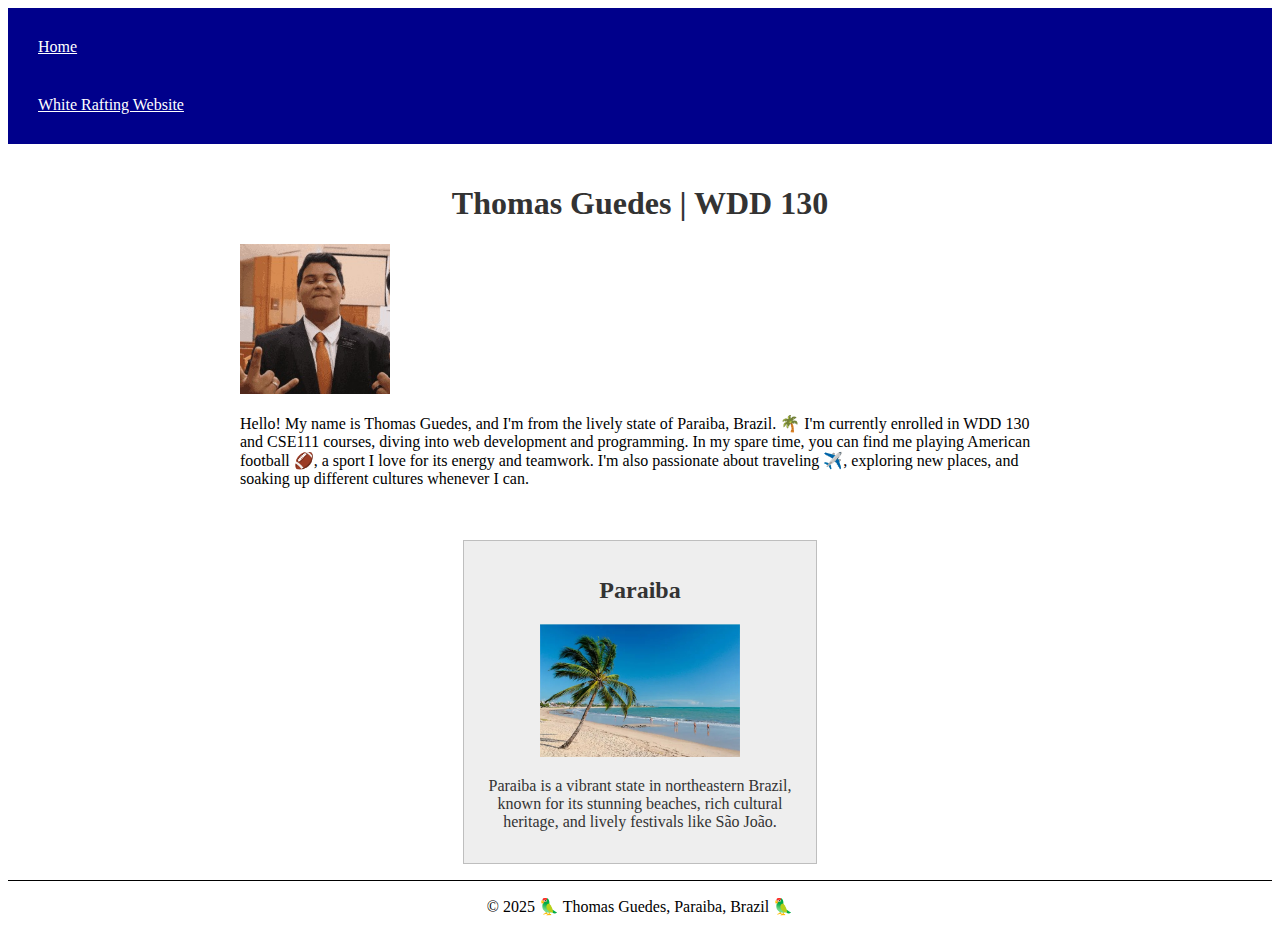
<file: index.html>
<!DOCTYPE html>
<html lang="en">
<head>
    <meta charset="UTF-8">
    <meta name="viewport" content="width=device-width, initial-scale=1.0">
    <meta name="description" content="Thomas Guedes' WDD 130 portfolio showcasing web development projects.">
    <meta name="author" content="Thomas Guedes">
    <title>Thomas Guedes | WDD 130</title>
    <link rel="stylesheet" href="styles/styles.css">
</head>
<body>
    <header>
        <nav>
            <a href="#">Home</a>
            <a href="wwr/">White Rafting Website</a>
        </nav>
    </header>
    <main>
        <h1>Thomas Guedes | WDD 130</h1>
        <img src="images/profile.jpeg" alt="Profile Picture">
        <p>Hello! My name is Thomas Guedes, and I'm from the lively state of Paraiba, Brazil. 🌴
            I'm currently enrolled in WDD 130 and CSE111 courses, diving into web development and programming.
            In my spare time, you can find me playing American football 🏈, a sport I love for its energy and teamwork. 
            I'm also passionate about traveling ✈️, exploring new places, and soaking up different cultures whenever I can.</p>
    </main>
    <aside>
        <h2>Paraiba</h2>
        <img src="images/paraiba.jpg" alt="Paraiba Landscape">
        <p>Paraiba is a vibrant state in northeastern Brazil, known for its stunning beaches, rich cultural heritage, and lively festivals like São João.</p>
    </aside>
    <footer>
        <p>© 2025 🦜 Thomas Guedes, Paraiba, Brazil 🦜</p>
    </footer>
</body>
</html>
</file>
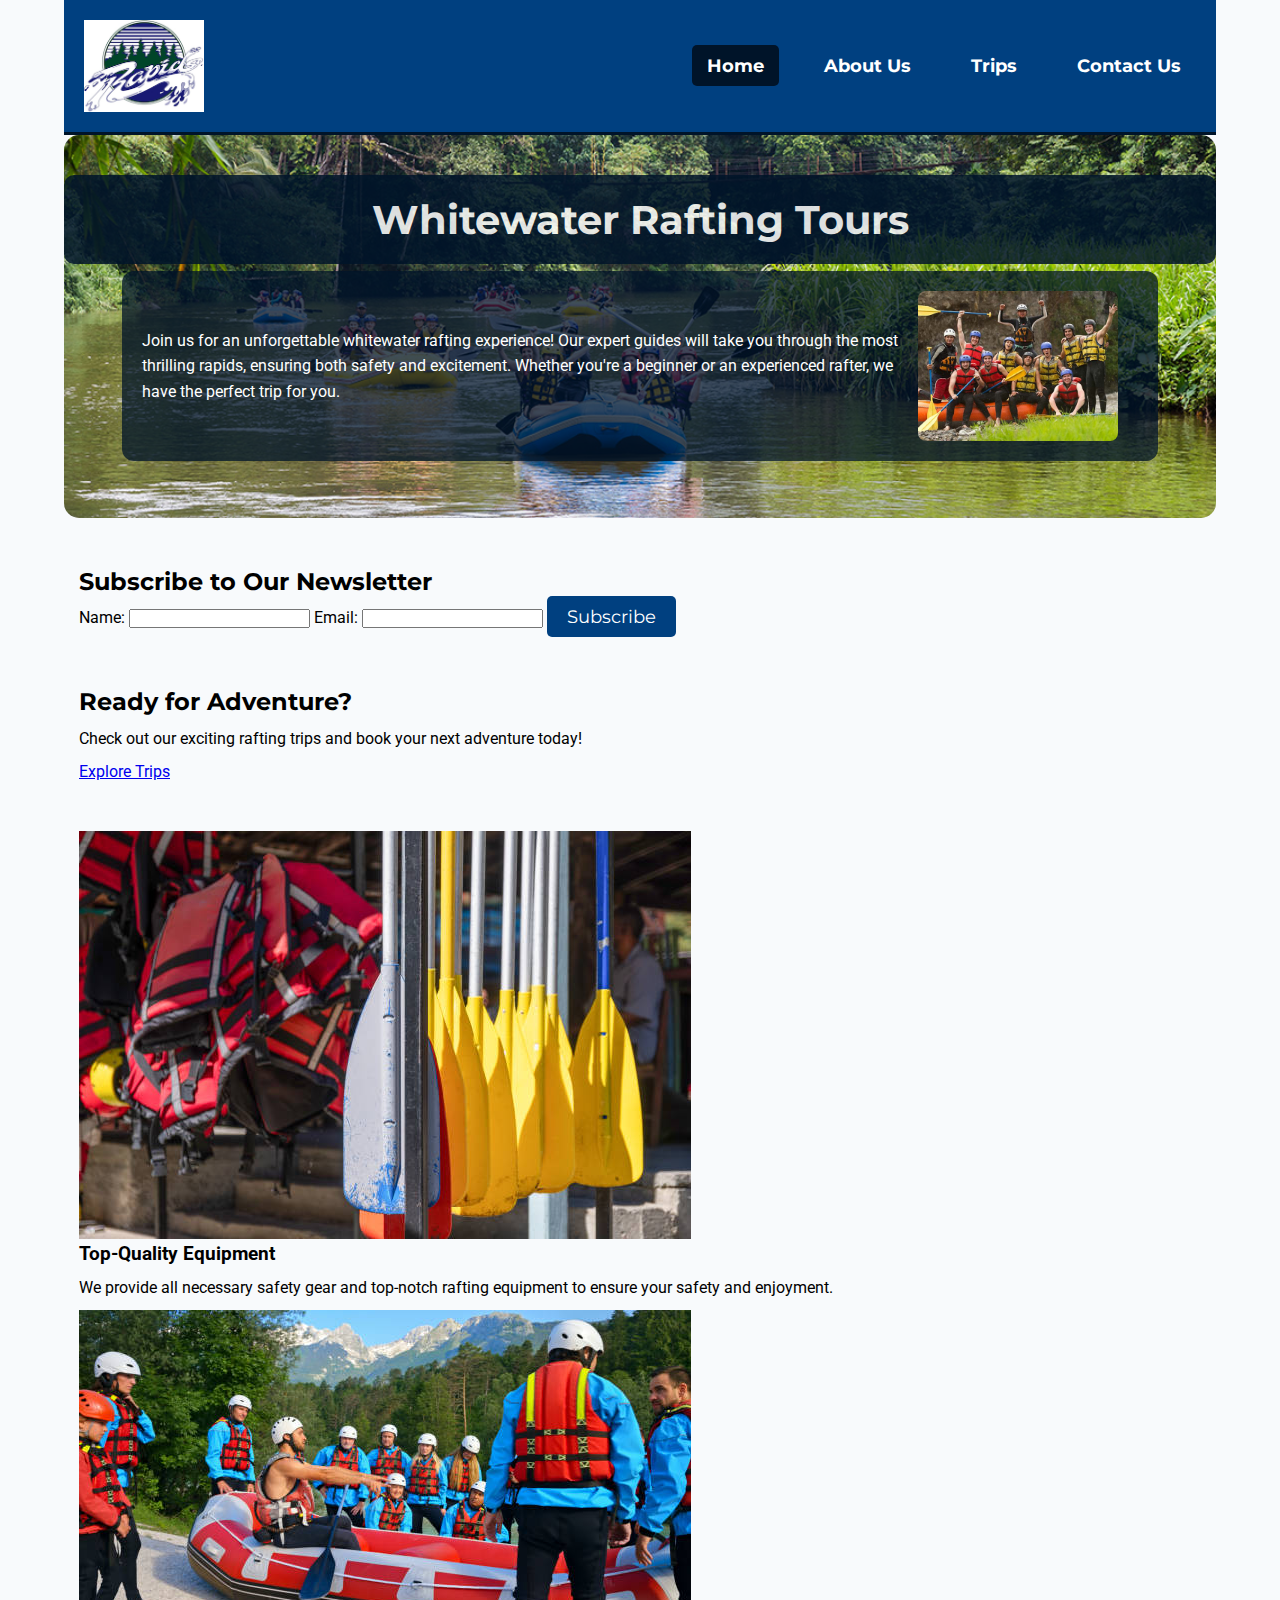
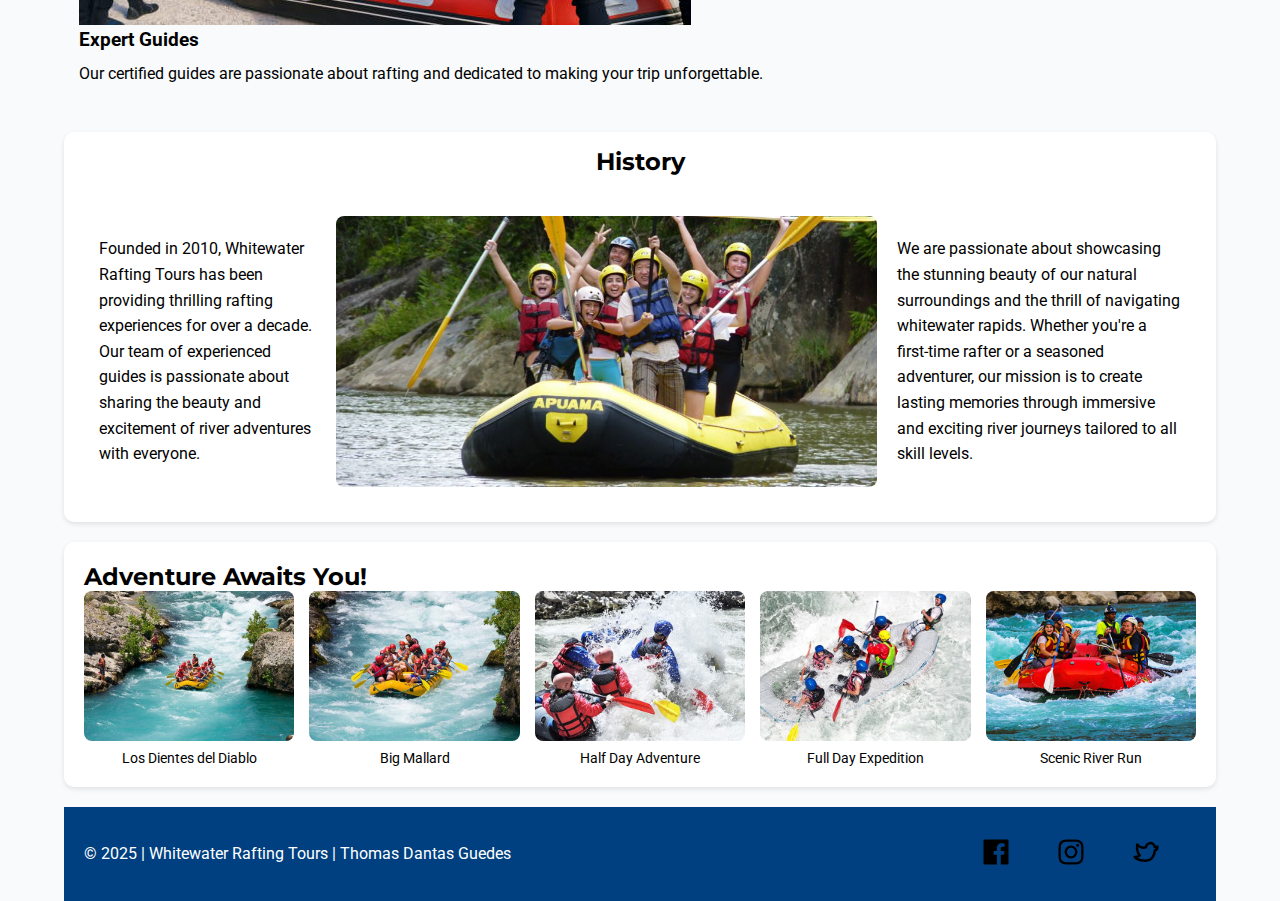
<file: wwr/index.html>
<!DOCTYPE html>
<html lang="en">
<head>
    <meta charset="UTF-8"> 
    <meta name="viewport" content="width=device-width, initial-scale=1" >
    <title>Whitewater Rafting Tours</title>
    <meta name="description" content="Explore the best whitewater rafting tours with our expert guides. Experience thrilling adventures on the river." >
    <meta name="author" content="Thomas Dantas Guedes">
    <link rel="stylesheet" href="styles/rafting.css" >
    <link rel="preconnect" href="https://fonts.googleapis.com" >
    <link rel="preconnect" href="https://fonts.gstatic.com" crossorigin >
    <link href="https://fonts.googleapis.com/css2?family=Montserrat:wght@400;700&family=Roboto:ital,wght@0,400;1,400&display=swap" rel="stylesheet" >
</head>
<body>
    <header>
        <img src="images/logo.jpg" alt="Whitewater Rafting Tours Logo" class="logo" >
        <nav>
            <a href="index.html" aria-current="page">Home</a>
            <a href="about.html">About Us</a>
            <a href="trips.html">Trips</a>
            <a href="contact.html">Contact Us</a>
        </nav>
    </header>
    <main>
        <div class="hero">
            <img src="images/raftingheroimage.jpg" alt="Group rafting through thrilling whitewater rapids" >
            <h1>Whitewater Rafting Tours</h1>
            <article>
                <img src="images/happyclient.jpg" alt="Happy client enjoying a rafting trip" >
                <p>Join us for an unforgettable whitewater rafting experience! Our expert guides will take you through the most thrilling rapids, ensuring both safety and excitement. Whether you're a beginner or an experienced rafter, we have the perfect trip for you.</p>
            </article>
        </div>

        
        <section class="newsletter">
            <h2>Subscribe to Our Newsletter</h2>
            <form action="#" method="post" class="newsletter-form">
                <label for="newsletter-name">Name:</label>
                <input type="text" id="newsletter-name" name="newsletter-name" required >

                <label for="newsletter-email">Email:</label>
                <input type="email" id="newsletter-email" name="newsletter-email" required >

                <button type="submit" class="submit-button">Subscribe</button>
            </form>
        </section>

       
        <section class="call-to-action">
            <h2>Ready for Adventure?</h2>
            <p>Check out our exciting rafting trips and book your next adventure today!</p>
            <a href="trips.html" class="btn">Explore Trips</a>
        </section>

        
        <section class="info-grid">
            <div class="grid-item">
                <img src="images/raftingequip.jpg" alt="Rafting equipment and gear" loading="lazy" >
                <h3>Top-Quality Equipment</h3>
                <p>We provide all necessary safety gear and top-notch rafting equipment to ensure your safety and enjoyment.</p>
            </div>
            <div class="grid-item">
                <img src="images/guides.jpg" alt="Expert rafting guides" loading="lazy" >
                <h3>Expert Guides</h3>
                <p>Our certified guides are passionate about rafting and dedicated to making your trip unforgettable.</p>
            </div>
        </section>

        <section class="history">
            <h2>History</h2>
            <div class="history-content">
                <p>Founded in 2010, Whitewater Rafting Tours has been providing thrilling rafting experiences for over a decade. Our team of experienced guides is passionate about sharing the beauty and excitement of river adventures with everyone.</p>
                <img src="images/earlydays.jpg" alt="Early days of Whitewater Rafting Tours guiding a group" loading="lazy" >
                <p>We are passionate about showcasing the stunning beauty of our natural surroundings and the thrill of navigating whitewater rapids. Whether you're a first-time rafter or a seasoned adventurer, our mission is to create lasting memories through immersive and exciting river journeys tailored to all skill levels.</p>
            </div>
        </section>

        <section class="adventure">
            <h2>Adventure Awaits You!</h2>
            <div class="gallery">
                <figure>
                    <img src="images/adventure1.jpg" alt="Group rafting through Los Dientes del Diablo rapids" loading="lazy" >
                    <figcaption>Los Dientes del Diablo</figcaption>
                </figure>
                <figure>
                    <img src="images/adventure2.jpg" alt="Raft navigating Big Mallard rapid" loading="lazy" >
                    <figcaption>Big Mallard</figcaption>
                </figure>
                <figure>
                    <img src="images/adventure3.jpg" alt="Smiling adventurers on Half Day Adventure trip" loading="lazy" >
                    <figcaption>Half Day Adventure</figcaption>
                </figure>
                <figure>
                    <img src="images/adventure4.jpg" alt="Raft team in Full Day Expedition" loading="lazy" >
                    <figcaption>Full Day Expedition</figcaption>
                </figure>
                <figure>
                    <img src="images/adventure5.jpg" alt="Scenic River Run through lush forest" loading="lazy" >
                    <figcaption>Scenic River Run</figcaption>
                </figure>
            </div>
        </section>
    </main>
    <footer>
        <p>&copy; 2025 | Whitewater Rafting Tours | Thomas Dantas Guedes</p>
        <nav class="socialmedia">
            <a href="https://www.facebook.com/WhitewaterRaftingTours" aria-label="Visit our Facebook page">
                <img src="images/facebook.svg" alt="Facebook Icon" >
            </a>
            <a href="https://www.instagram.com/WhitewaterRaftingTours" aria-label="Visit our Instagram page">
                <img src="images/instagram.svg" alt="Instagram Icon" >
            </a>
            <a href="https://www.twitter.com/WhitewaterRaftingTours" aria-label="Visit our Twitter page">
                <img src="images/twitter.svg" alt="Twitter Icon" >
            </a>
        </nav>
    </footer>
</body>
</html>
</file>
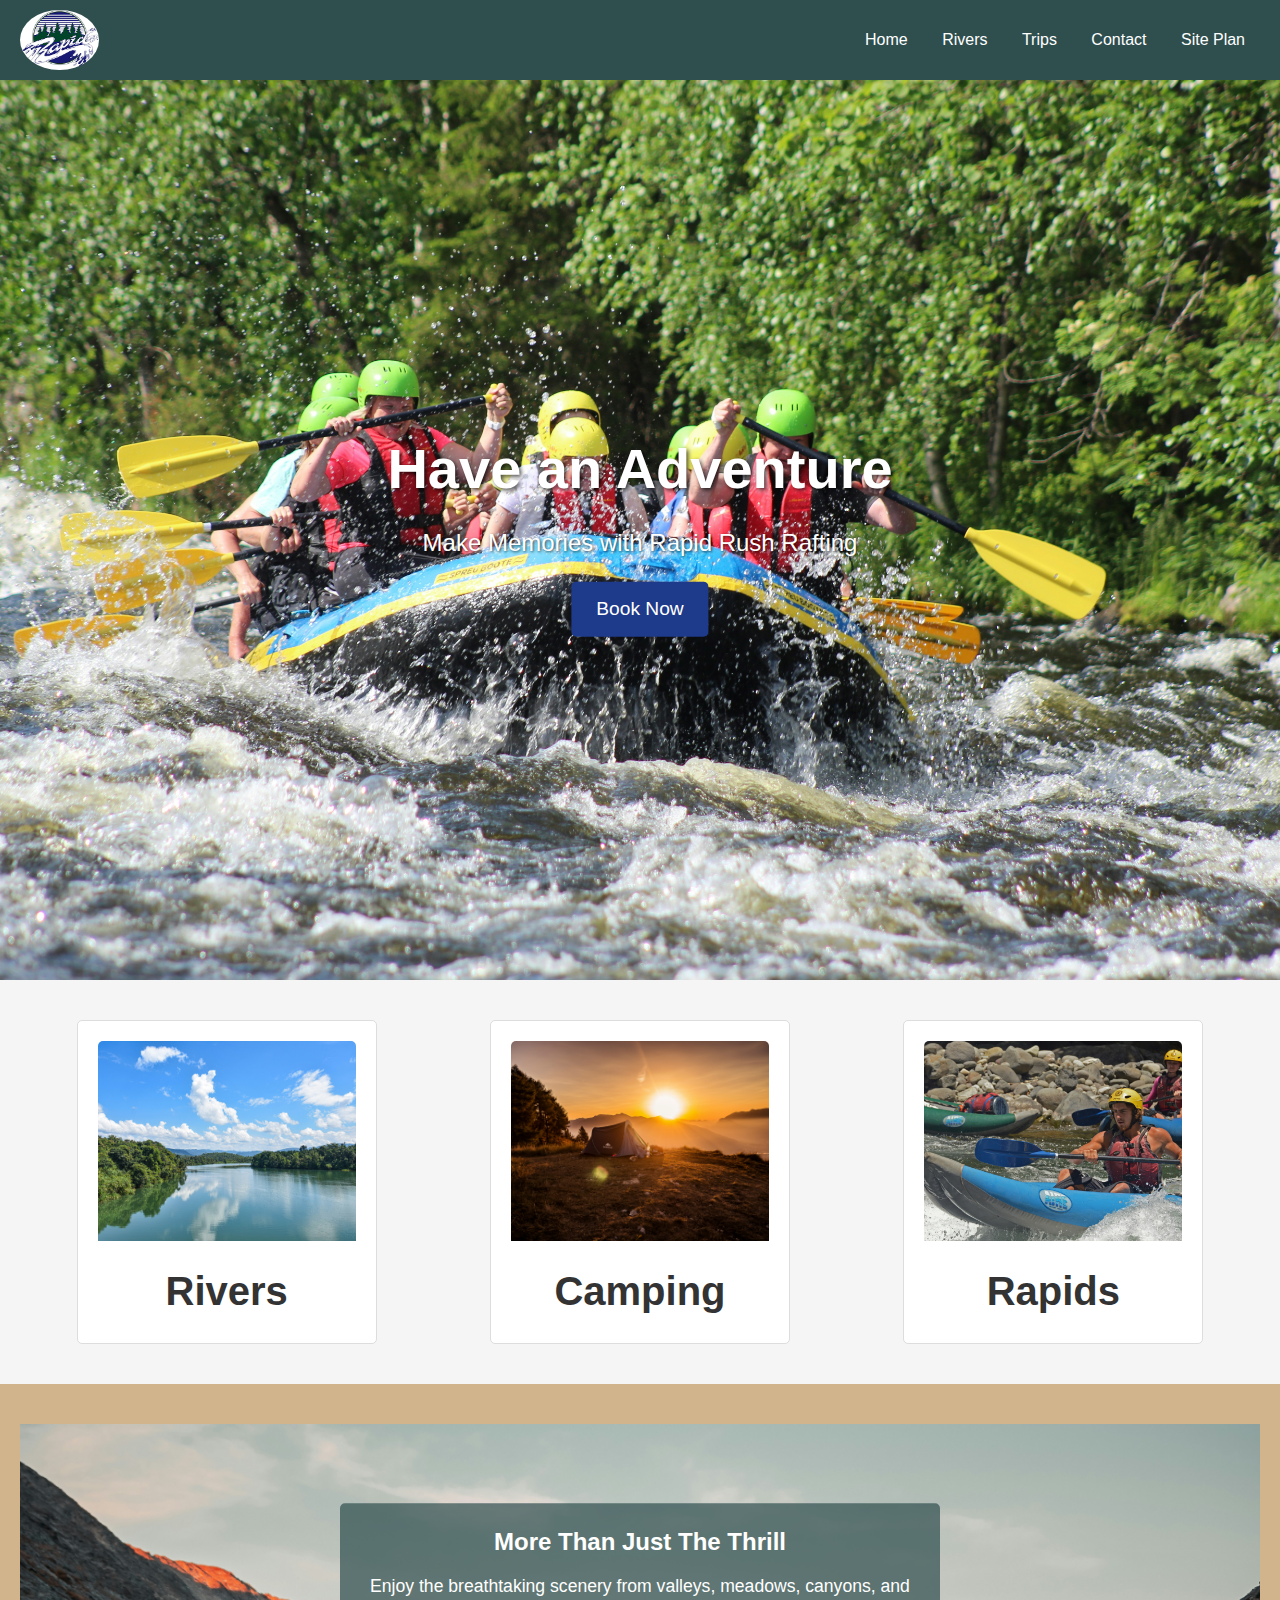
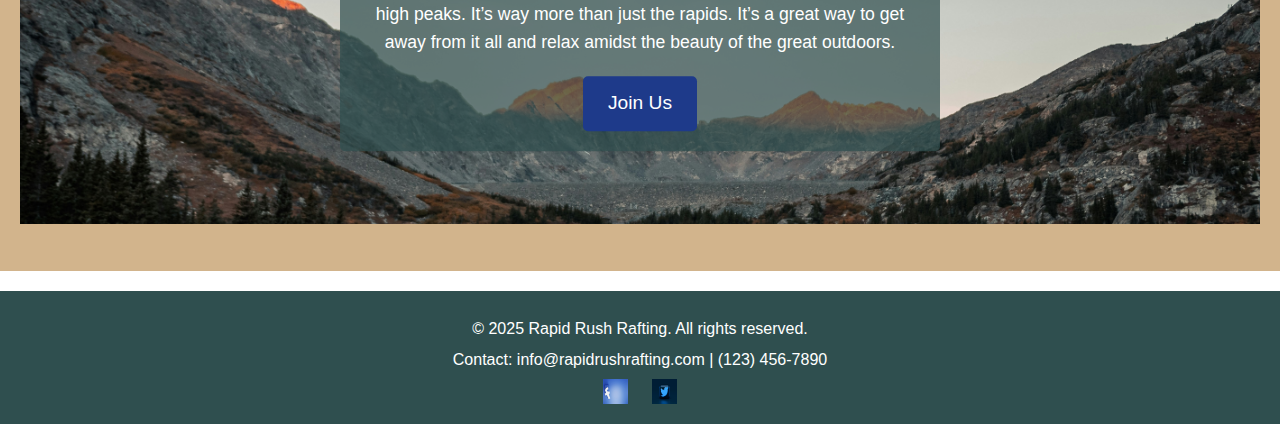
<file: week03/wireframe.html>
<!DOCTYPE html>
<html lang="en">
<head><!-- Colors URL: https://coolors.co/1e3a8a-ffffff-2f4f4f-d6b88f -->
    <meta charset="UTF-8">
    <meta name="viewport" content="width=device-width, initial-scale=1.0">
    <title>Rapid Rush Rafting - Home</title>
    <link rel="stylesheet" href="styles.css">
</head>
<body>
    <header>
        <img src="images/Raftinghome.jpg" alt="Rapid Rush Rafting Logo">
        <nav>
            <a href="wireframe.html">Home</a>
            <a href="https://unsplash.com/pt-br/s/fotografias/rivers">Rivers</a>
            <a href="https://unsplash.com/pt-br/s/fotografias/trips">Trips</a>
            <a href="https://info.byu.edu/contact-us">Contact</a>
            <a href="site_plan.html">Site Plan</a>
        </nav>
    </header>
    <main>
        <section class="hero">
            <img src="images/Rafting1.jpg" alt="Rafting Adventure">
            <div class="hero-text">
                <h1>Have an Adventure</h1>
                <p>Make Memories with Rapid Rush Rafting</p>
                <a href="https://unsplash.com/pt-br/s/fotografias/trips" class="cta-button">Book Now</a>
            </div>
        </section>
        <section class="highlights">
            <article>
                <img src="images/Rivers.jpg" alt="Rivers">
                
                <h3>Rivers</h3>
            </article>
            <article>
                <img src="images/Camping.jpg" alt="Camping">
                
                <h3>Camping</h3>
            </article>
            <article>
                <img src="images/Rafting7.jpg" alt="Rapids">
                
                <h3>Rapids</h3>
            </article>
        </section>
        <section class="appeal">
            <img src="images/Mountain Scenery.jpg" alt="Mountain Scenery">
            <div class="appeal-text">
                <h2>More Than Just The Thrill</h2>
                <p>Enjoy the breathtaking scenery from valleys, meadows, canyons, and high peaks. It’s way more than just the rapids. It’s a great way to get away from it all and relax amidst the beauty of the great outdoors.</p>
                <a href="contact.html" class="cta-button">Join Us</a>
            </div>
        </section>
    </main>
    <footer>
        <p>© 2025 Rapid Rush Rafting. All rights reserved.</p>
        <p>Contact: info@rapidrushrafting.com | (123) 456-7890</p>
        <a href="https://facebook.com"><img src="images/facebook.jpg" alt="Facebook"></a>
        <a href="https://twitter.com"><img src="images/twitter.jpg" alt="Twitter"></a>
    </footer>
</body>
</html>
</file>
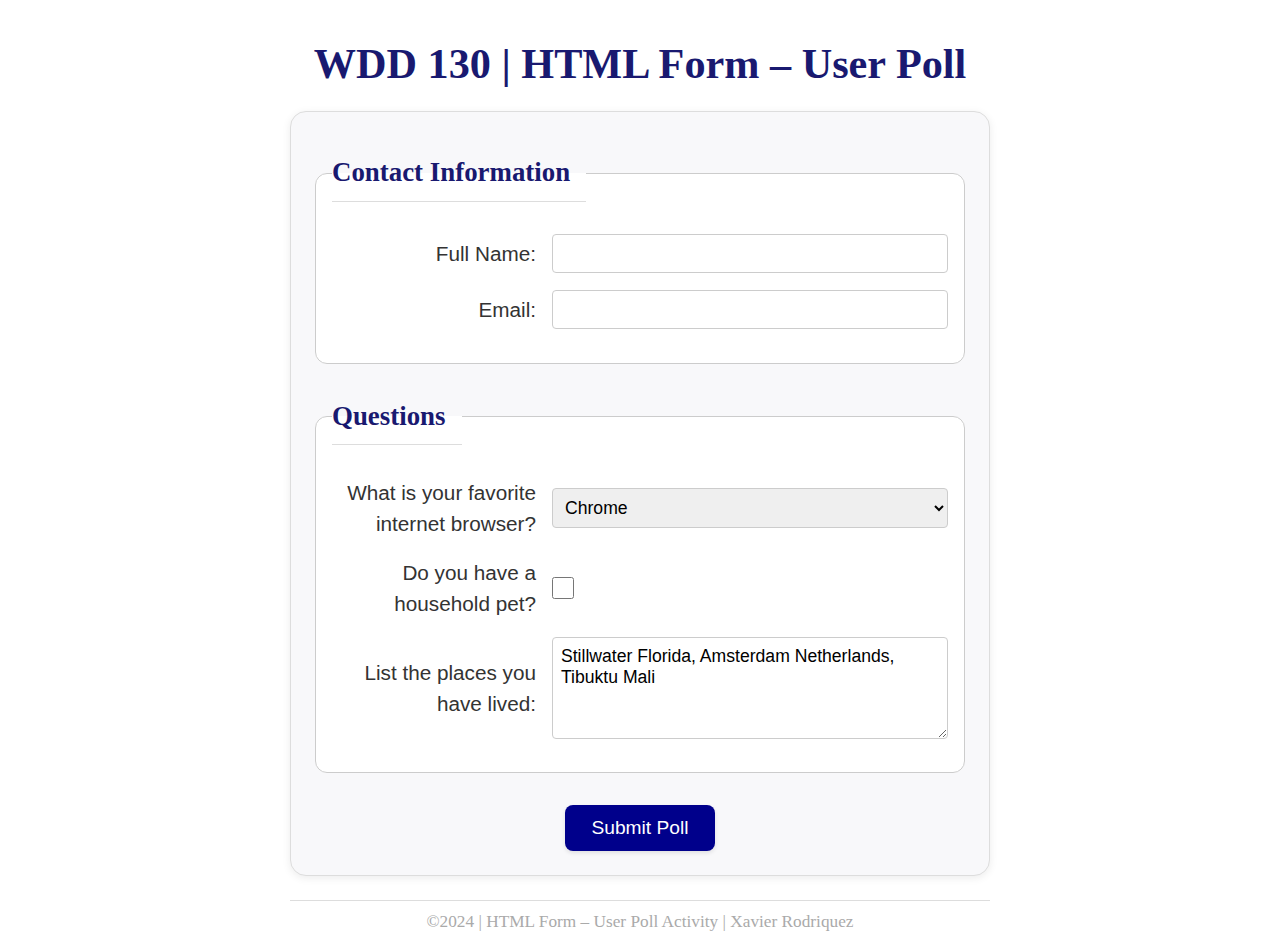
<file: week05/poll-form.html>
<!DOCTYPE html>
<html lang="en">
<head>
  <meta charset="UTF-8">
  <meta name="viewport" content="width=device-width, initial-scale=1.0">
  <title>WDD 130 | HTML Form - User Poll</title>
  <link rel="stylesheet" href="style.css">
</head>
<body>
  <main>
    <h1>WDD 130 | HTML Form – User Poll</h1>
    <form>
      <fieldset>
        <legend>Contact Information</legend>
        <div class="form-item">
          <label for="fullname">Full Name:</label>
          <input type="text" id="fullname" name="fullname" required>
        </div>
        <div class="form-item">
          <label for="email">Email:</label>
          <input type="email" id="email" name="email" required>
        </div>
      </fieldset>

      <fieldset>
        <legend>Questions</legend>
        <div class="form-item">
          <label for="browser">What is your favorite internet browser?</label>
          <select id="browser" name="browser">
            <option value="chrome">Chrome</option>
            <option value="firefox">Firefox</option>
            <option value="safari">Safari</option>
            <option value="edge">Edge</option>
            <option value="brave">Brave</option>
          </select>
        </div>
        <div class="form-item">
          <label for="pet">Do you have a household pet?</label>
          <input type="checkbox" id="pet" name="pet">
        </div>
        <div class="form-item">
          <label for="places">List the places you have lived:</label>
          <textarea id="places" name="places" rows="4">Stillwater Florida, Amsterdam Netherlands, Tibuktu Mali</textarea>
        </div>
      </fieldset>

      <button type="submit">Submit Poll</button>
    </form>
  </main>
  <footer>
    <p>©2024 | HTML Form – User Poll Activity | Xavier Rodriquez</p>
  </footer>
</body>
</html>
</file>
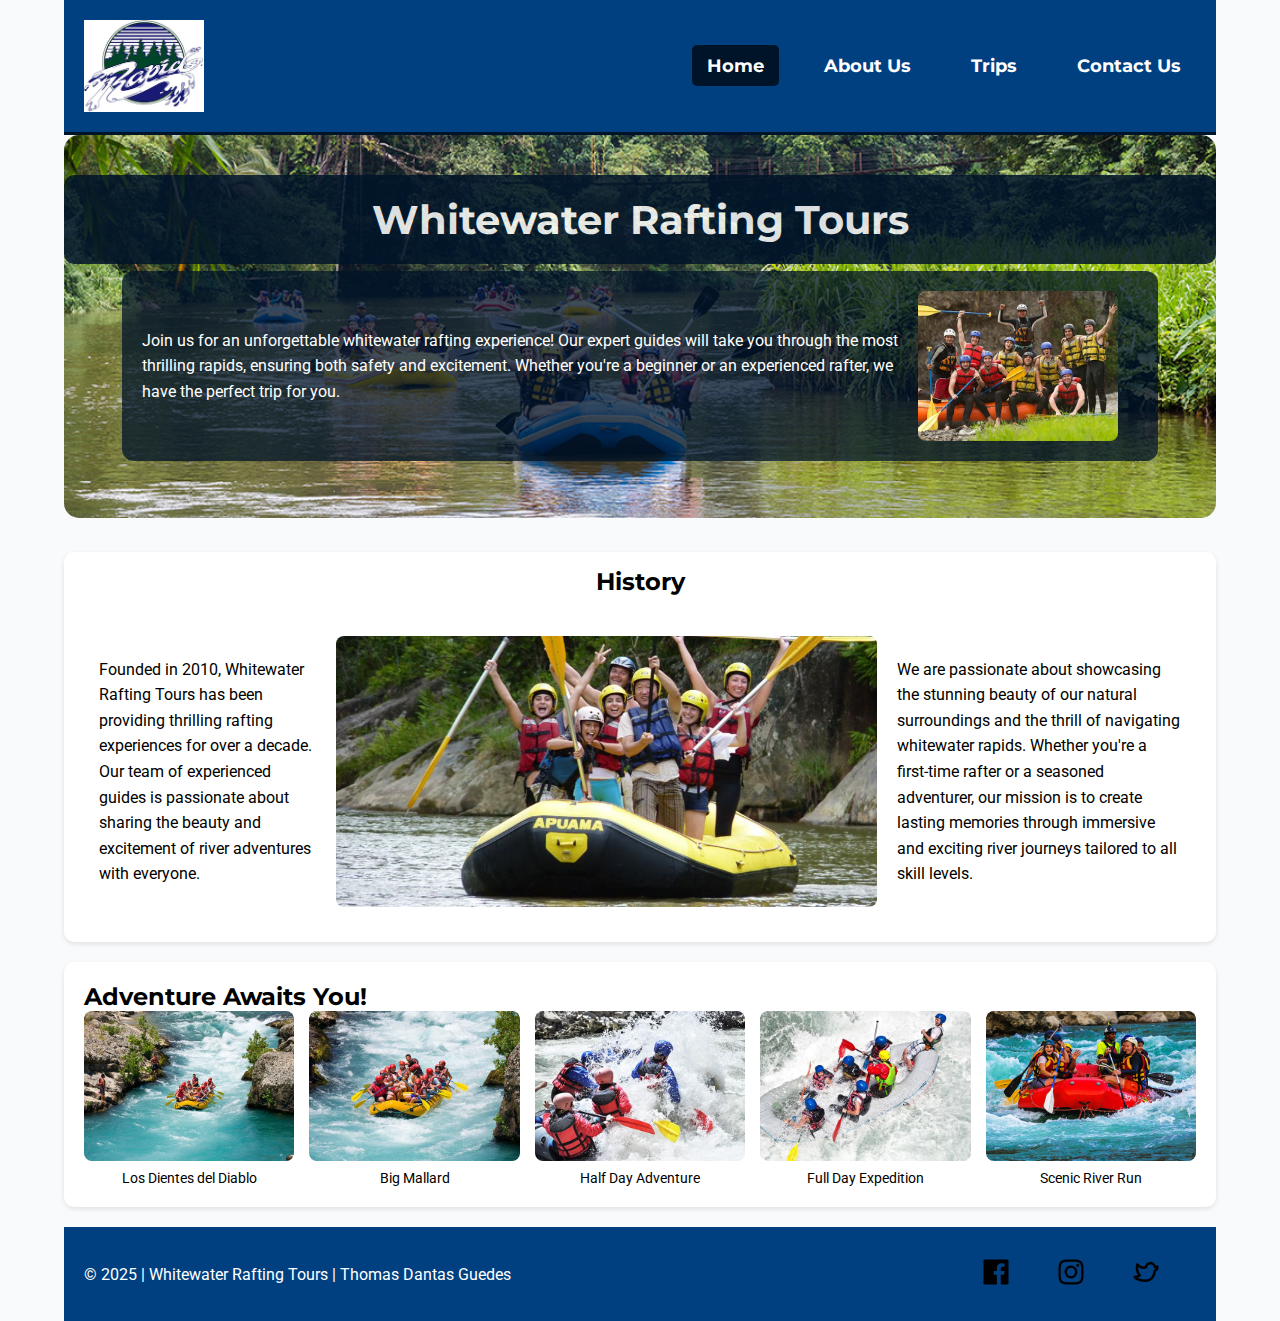
<file: wwr/about.html>
<!DOCTYPE html>
<html lang="en">
<head>
    <meta charset="UTF-8">
    <meta name="viewport" content="width=device-width, initial-scale=1.0">
    <title>Whitewater Rafting Tours</title>
    <meta name="description" content="Explore the best whitewater rafting tours with our expert guides. Experience thrilling adventures on the river.">
    <meta name="author" content="Thomas Dantas Guedes">
    <link rel="stylesheet" href="styles/rafting.css">
    <link rel="preconnect" href="https://fonts.googleapis.com">
    <link rel="preconnect" href="https://fonts.gstatic.com" crossorigin>
    <link href="https://fonts.googleapis.com/css2?family=Montserrat:wght@400;700&family=Roboto:ital,wght@0,400;1,400&display=swap" rel="stylesheet">
</head>
<body>
    <header>
        <img src="images/logo.jpg" alt="Whitewater Rafting Tours Logo" class="logo">
        <nav>
            <a href="index.html" aria-current="page">Home</a>
            <a href="about.html">About Us</a>
            <a href="trips.html">Trips</a>
            <a href="contact.html">Contact Us</a>
        </nav>
    </header>
    <main>
        <div class="hero">
            <img src="images/raftingheroimage.jpg" alt="Group rafting through thrilling whitewater rapids">
            <h1>Whitewater Rafting Tours</h1>
            <article>
                <img src="images/happyclient.jpg" alt="Happy client enjoying a rafting trip">
                <p>Join us for an unforgettable whitewater rafting experience! Our expert guides will take you through the most thrilling rapids, ensuring both safety and excitement. Whether you're a beginner or an experienced rafter, we have the perfect trip for you.</p>
            </article>
        </div>
        <section class="history">
            <h2>History</h2>
            <div class="history-content">
                <p>Founded in 2010, Whitewater Rafting Tours has been providing thrilling rafting experiences for over a decade. Our team of experienced guides is passionate about sharing the beauty and excitement of river adventures with everyone.</p>
                <img src="images/earlydays.jpg" alt="Early days of Whitewater Rafting Tours guiding a group" loading="lazy">
            <p>We are passionate about showcasing the stunning beauty of our natural surroundings and the thrill of navigating whitewater rapids. Whether you're a first-time rafter or a seasoned adventurer, our mission is to create lasting memories through immersive and exciting river journeys tailored to all skill levels.</p>
            </div>
        </section>
        <section class="adventure">
            <h2>Adventure Awaits You!</h2>
            <div class="gallery">
                <figure>
                    <img src="images/adventure1.jpg" alt="Group rafting through Los Dientes del Diablo rapids" loading="lazy">
                    <figcaption>Los Dientes del Diablo</figcaption>
                </figure>
                <figure>
                    <img src="images/adventure2.jpg" alt="Raft navigating Big Mallard rapid" loading="lazy">
                    <figcaption>Big Mallard</figcaption>
                </figure>
                <figure>
                    <img src="images/adventure3.jpg" alt="Smiling adventurers on Half Day Adventure trip" loading="lazy">
                    <figcaption>Half Day Adventure</figcaption>
                </figure>
                <figure>
                    <img src="images/adventure4.jpg" alt="Raft team in Full Day Expedition" loading="lazy">
                    <figcaption>Full Day Expedition</figcaption>
                </figure>
                <figure>
                    <img src="images/adventure5.jpg" alt="Scenic River Run through lush forest" loading="lazy">
                    <figcaption>Scenic River Run</figcaption>
                </figure>
            </div>
        </section>
    </main>
    <footer>
        <p>&copy; 2025 | Whitewater Rafting Tours | Thomas Dantas Guedes</p>
        <nav class="socialmedia">
            <a href="https://www.facebook.com/WhitewaterRaftingTours" aria-label="Visit our Facebook page">
                <img src="images/facebook.svg" alt="Facebook Icon">
            </a>
            <a href="https://www.instagram.com/WhitewaterRaftingTours" aria-label="Visit our Instagram page">
                <img src="images/instagram.svg" alt="Instagram Icon">
            </a>
            <a href="https://www.twitter.com/WhitewaterRaftingTours" aria-label="Visit our Twitter page">
                <img src="images/twitter.svg" alt="Twitter Icon">
            </a>
        </nav>
    </footer>
</body>
</html>
</file>
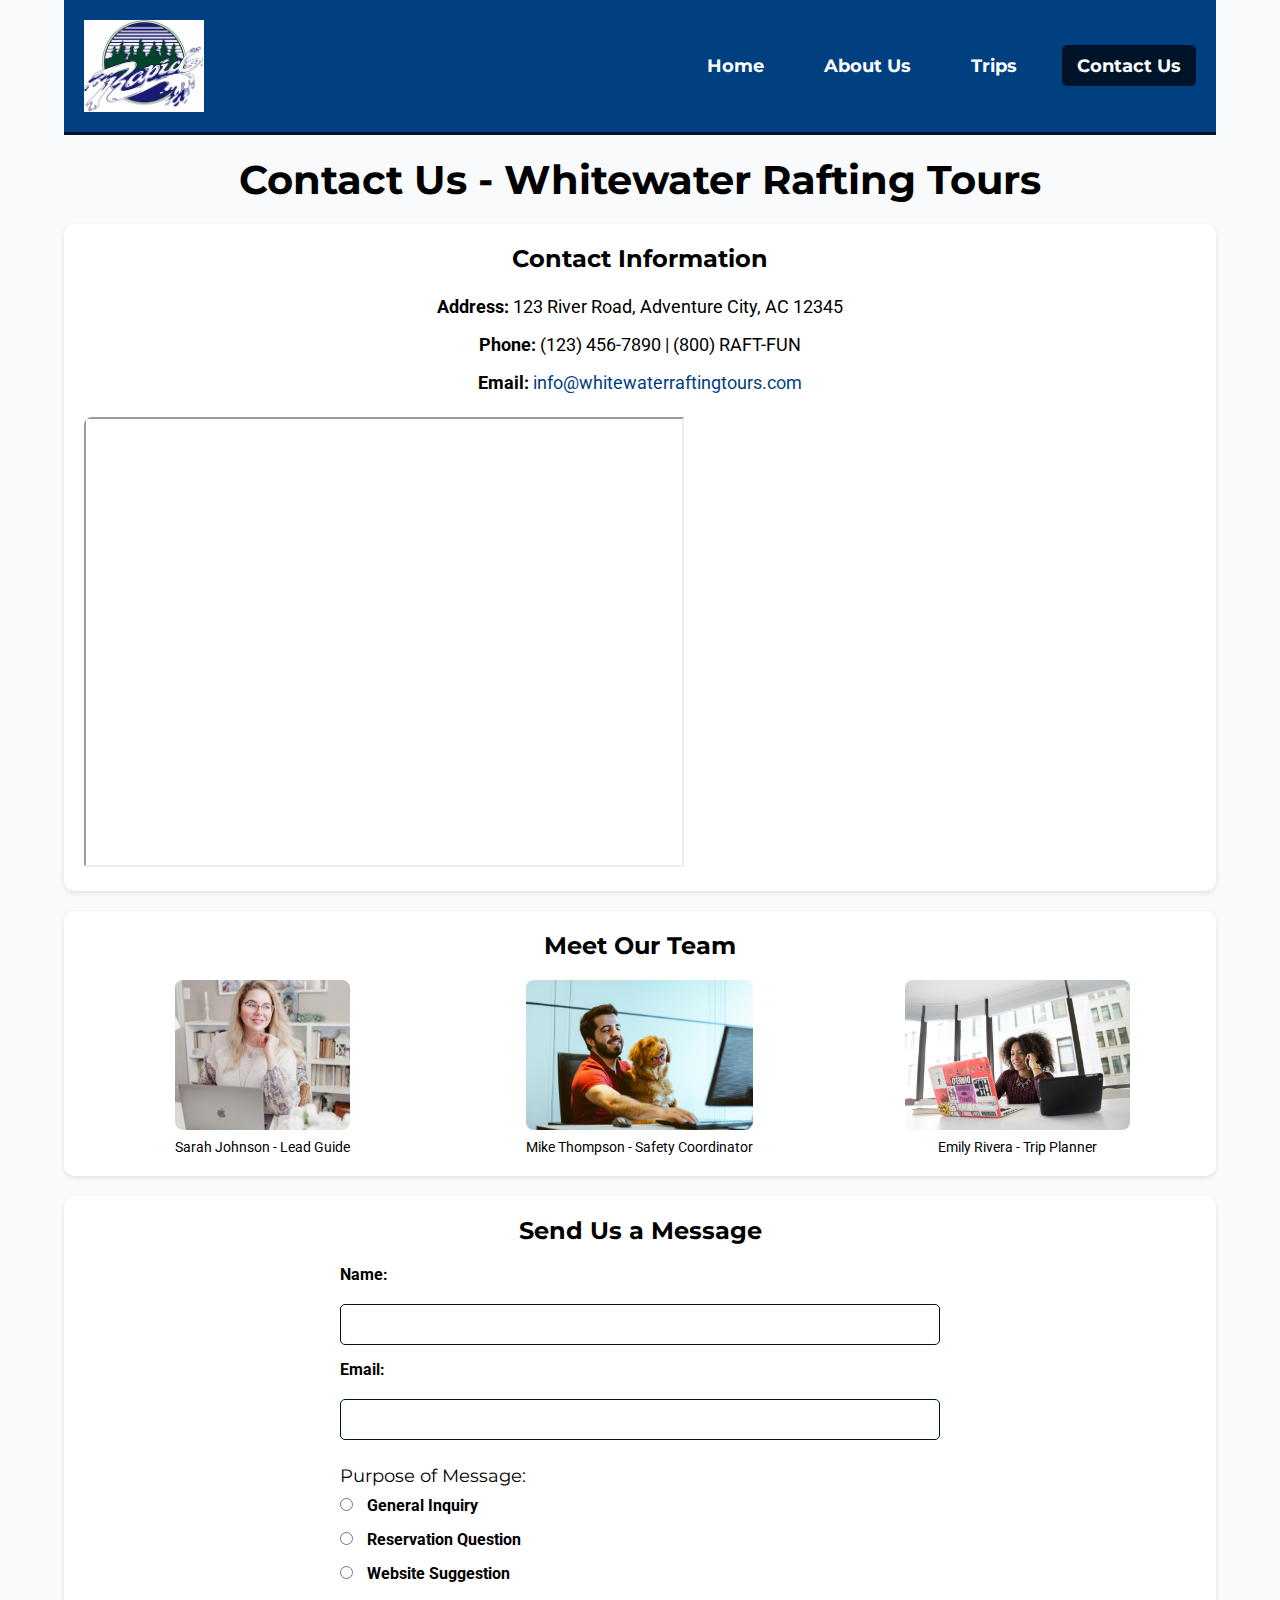
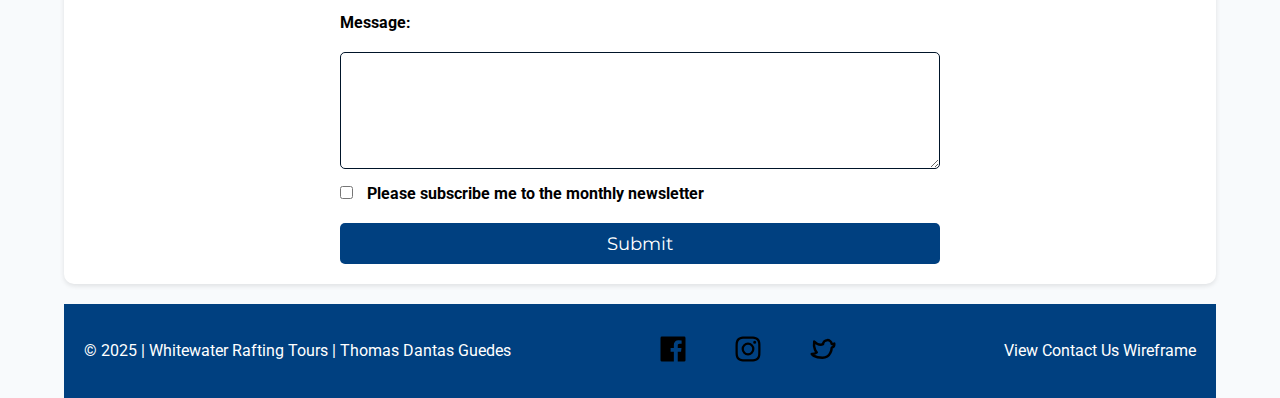
<file: wwr/contact.html>
<!DOCTYPE html>
<html lang="en">
<head>
    <meta charset="UTF-8">
    <meta name="viewport" content="width=device-width, initial-scale=1.0">
    <title>Contact Us - Whitewater Rafting Tours</title>
    <meta name="description" content="Get in touch with Whitewater Rafting Tours. Find our address, phone numbers, email, and submit your inquiries or suggestions.">
    <meta name="author" content="Thomas Dantas Guedes">
    <link rel="stylesheet" href="styles/rafting.css">
    <link rel="preconnect" href="https://fonts.googleapis.com">
    <link rel="preconnect" href="https://fonts.gstatic.com" crossorigin>
    <link href="https://fonts.googleapis.com/css2?family=Montserrat:wght@400;700&family=Roboto:ital,wght@0,400;1,400&display=swap" rel="stylesheet">
</head>
<body>
    <header>
        <img src="images/logo.jpg" alt="Whitewater Rafting Tours Logo" class="logo">
        <nav>
            <a href="index.html">Home</a>
            <a href="about.html">About Us</a>
            <a href="trips.html">Trips</a>
            <a href="contact.html" aria-current="page">Contact Us</a>
        </nav>
    </header>
    <main>
        <h1>Contact Us - Whitewater Rafting Tours</h1>
        <section class="contact-info">
            <h2>Contact Information</h2>
            <div class="contact-details">
                <p><strong>Address:</strong> 123 River Road, Adventure City, AC 12345</p>
                <p><strong>Phone:</strong> (123) 456-7890 | (800) RAFT-FUN</p>
                <p><strong>Email:</strong> <a href="mailto:info@whitewaterraftingtours.com">info@whitewaterraftingtours.com</a></p>
            </div>
            <div class="map-container">
                <iframe src="https://www.google.com/maps/embed?pb=!1m10!1m8!1m3!1d15001.538923191878!2d-122.41844094047373!3d37.773981842434466!3m2!1i1024!2i768!4f13.1!5e0!3m2!1spt-BR!2sus!4v1754148333357!5m2!1spt-BR!2sus" width="600" height="450" allowfullscreen="" loading="lazy" referrerpolicy="no-referrer-when-downgrade"></iframe>
            </div>
        </section>
        <section class="employees">
            <h2>Meet Our Team</h2>
            <div class="employee-gallery">
                <figure>
                    <img src="images/employee1.jpg" alt="Sarah Johnson, Lead Guide" loading="lazy">
                    <figcaption>Sarah Johnson - Lead Guide</figcaption>
                </figure>
                <figure>
                    <img src="images/employee2.jpg" alt="Mike Thompson, Safety Coordinator" loading="lazy">
                    <figcaption>Mike Thompson - Safety Coordinator</figcaption>
                </figure>
                <figure>
                    <img src="images/employee3.jpg" alt="Emily Rivera, Trip Planner" loading="lazy">
                    <figcaption>Emily Rivera - Trip Planner</figcaption>
                </figure>
            </div>
        </section>
        <section class="contact-form">
            <h2>Send Us a Message</h2>
            <form action="/submit" method="post">
                <label for="name">Name:</label>
                <input type="text" id="name" name="name" required>
                
                <label for="email">Email:</label>
                <input type="email" id="email" name="email" required>
                
                <fieldset>
                    <legend>Purpose of Message:</legend>
                    <label><input type="radio" id="general" name="purpose" value="general" required> General Inquiry</label>
                    <label><input type="radio" id="reservation" name="purpose" value="reservation"> Reservation Question</label>
                    <label><input type="radio" id="suggestion" name="purpose" value="suggestion"> Website Suggestion</label>
                </fieldset>
                
                <label for="message">Message:</label>
                <textarea id="message" name="message" rows="5" required></textarea>
                
                <label for="newsletter"><input type="checkbox" id="newsletter" name="newsletter"> Please subscribe me to the monthly newsletter</label>
                
                <button type="submit" class="submit-button">Submit</button>
            </form>
        </section>
    </main>
    <footer>
        <p>&copy; 2025 | Whitewater Rafting Tours | Thomas Dantas Guedes</p>
        <nav class="socialmedia">
            <a href="https://www.facebook.com/WhitewaterRaftingTours" aria-label="Visit our Facebook page">
                <img src="images/facebook.svg" alt="Facebook Icon">
            </a>
            <a href="https://www.instagram.com/WhitewaterRaftingTours" aria-label="Visit our Instagram page">
                <img src="images/instagram.svg" alt="Instagram Icon">
            </a>
            <a href="https://www.twitter.com/WhitewaterRaftingTours" aria-label="Visit our Twitter page">
                <img src="images/twitter.svg" alt="Twitter Icon">
            </a>
        </nav>
        <p><a href="https://app.moqups.com/nDXuF13LuTzetlJ3IhfXZQKbEgnAqUbN/view/page/ad64222d5" target="_blank">View Contact Us Wireframe</a></p>
    </footer>
</body>
</html>
</file>
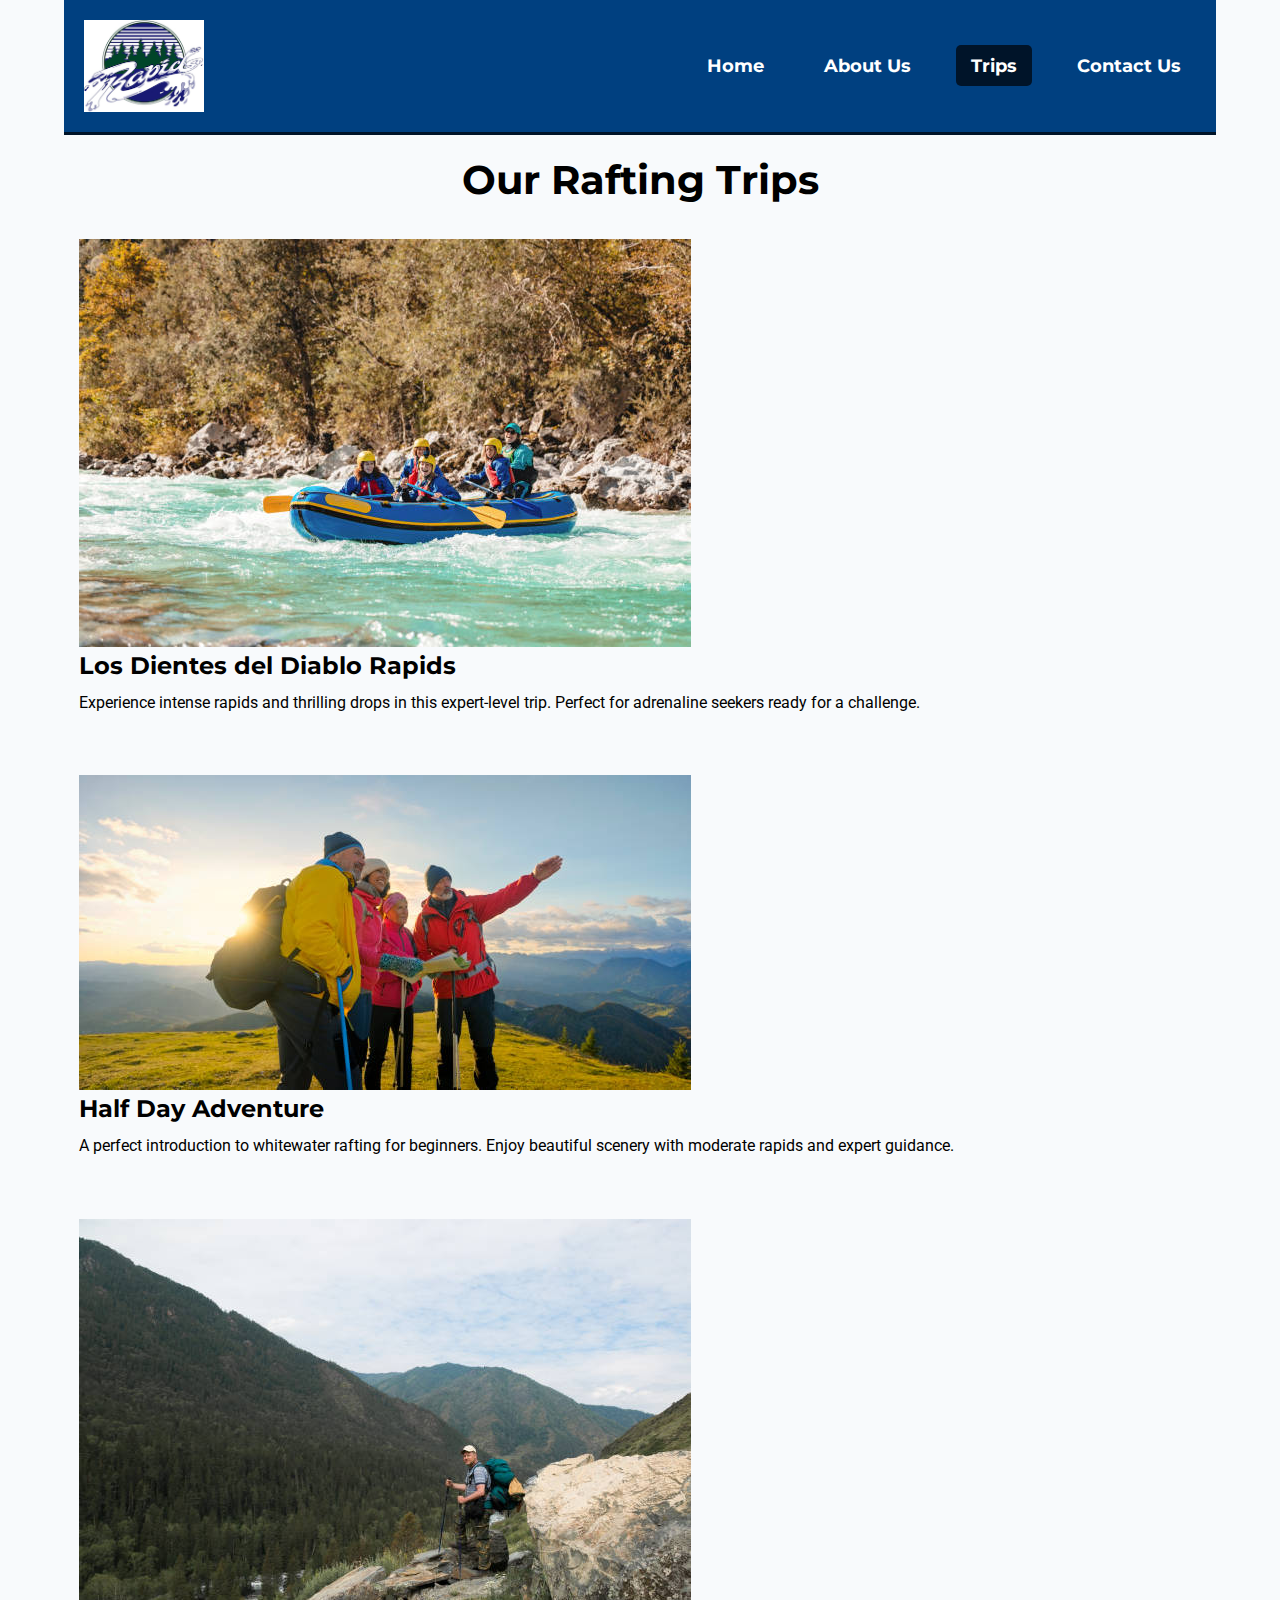
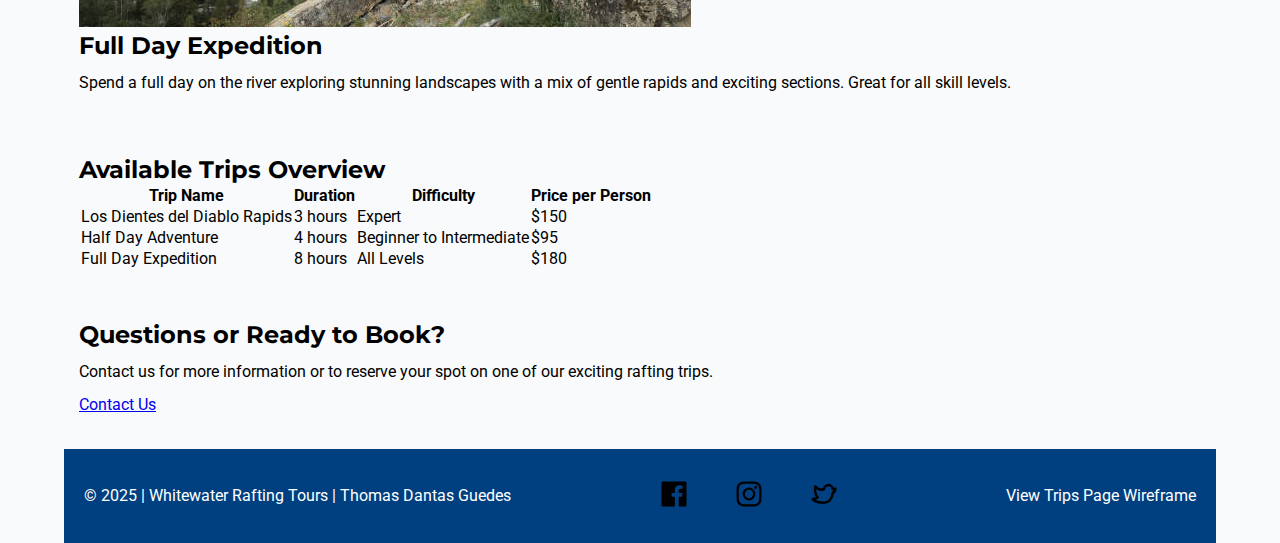
<file: wwr/trips.html>
<!DOCTYPE html>
<html lang="en">
<head>
    <meta charset="UTF-8" >
    <meta name="viewport" content="width=device-width, initial-scale=1" >
    <title>Trips - Whitewater Rafting Tours</title>
    <meta name="description" content="Explore our exciting rafting trips and adventure packages designed for all skill levels. Choose your perfect whitewater rafting experience." >
    <meta name="author" content="Thomas Dantas Guedes" >
    <link rel="stylesheet" href="styles/rafting.css" >
    <link rel="preconnect" href="https://fonts.googleapis.com" >
    <link rel="preconnect" href="https://fonts.gstatic.com" crossorigin >
    <link href="https://fonts.googleapis.com/css2?family=Montserrat:wght@400;700&family=Roboto:ital,wght@0,400;1,400&display=swap" rel="stylesheet" >
</head>
<body>
    <header>
        <img src="images/logo.jpg" alt="Whitewater Rafting Tours Logo" class="logo" >
        <nav>
            <a href="index.html">Home</a>
            <a href="about.html">About Us</a>
            <a href="trips.html" aria-current="page">Trips</a>
            <a href="contact.html">Contact Us</a>
        </nav>
    </header>
    <main>
        <h1>Our Rafting Trips</h1>

        <div class="trip-details">
            <article>
                <img src="images/diablorapids.jpg" alt="Los Dientes del Diablo Rapids" loading="lazy" >
                <h2>Los Dientes del Diablo Rapids</h2>
                <p>Experience intense rapids and thrilling drops in this expert-level trip. Perfect for adrenaline seekers ready for a challenge.</p>
            </article>
            <article>
                <img src="images/halfadventure.jpg" alt="Half Day Adventure" loading="lazy" >
                <h2>Half Day Adventure</h2>
                <p>A perfect introduction to whitewater rafting for beginners. Enjoy beautiful scenery with moderate rapids and expert guidance.</p>
            </article>
            <article>
                <img src="images/expedition.jpg" alt="Full Day Expedition" loading="lazy">
                <h2>Full Day Expedition</h2>
                <p>Spend a full day on the river exploring stunning landscapes with a mix of gentle rapids and exciting sections. Great for all skill levels.</p>
            </article>
        </div>

        <section class="trip-table-section">
            <h2>Available Trips Overview</h2>
            <table class="trip-table">
                <thead>
                    <tr>
                        <th>Trip Name</th>
                        <th>Duration</th>
                        <th>Difficulty</th>
                        <th>Price per Person</th>
                    </tr>
                </thead>
                <tbody>
                    <tr>
                        <td>Los Dientes del Diablo Rapids</td>
                        <td>3 hours</td>
                        <td>Expert</td>
                        <td>$150</td>
                    </tr>
                    <tr>
                        <td>Half Day Adventure</td>
                        <td>4 hours</td>
                        <td>Beginner to Intermediate</td>
                        <td>$95</td>
                    </tr>
                    <tr>
                        <td>Full Day Expedition</td>
                        <td>8 hours</td>
                        <td>All Levels</td>
                        <td>$180</td>
                    </tr>
                </tbody>
            </table>
        </section>

        <section class="contact-cta">
            <h2>Questions or Ready to Book?</h2>
            <p>Contact us for more information or to reserve your spot on one of our exciting rafting trips.</p>
            <a href="contact.html" class="btn">Contact Us</a>
        </section>
    </main>
    <footer>
        <p>&copy; 2025 | Whitewater Rafting Tours | Thomas Dantas Guedes</p>
        <nav class="socialmedia">
            <a href="https://www.facebook.com/WhitewaterRaftingTours" aria-label="Visit our Facebook page">
                <img src="images/facebook.svg" alt="Facebook Icon" >
            </a>
            <a href="https://www.instagram.com/WhitewaterRaftingTours" aria-label="Visit our Instagram page">
                <img src="images/instagram.svg" alt="Instagram Icon" >
            </a>
            <a href="https://www.twitter.com/WhitewaterRaftingTours" aria-label="Visit our Twitter page">
                <img src="images/twitter.svg" alt="Twitter Icon" >
            </a>
        </nav>
        <p><a href="images/trips.png" target="_blank" rel="noopener">View Trips Page Wireframe</a></p>
    </footer>
</body>
</html>
</file>
<file: styles/styles.css>
nav {
    background-color: darkblue;
    padding: 10px;
}

nav a {
    color: white;
    display: block;
    padding: 20px;
}

h1 {
    font-size: 2em;
    text-align: center;
    color: #333;
}

img {
    max-width: 100%;
    height: auto;
}

main {
    max-width: 800px;
    margin: 0 auto;
    padding: 20px;
}


aside {
  width: 20rem;
  margin: 1rem auto;
  border: 1px solid rgb(0 0 0 / 0.2); /* 1️⃣ */
  padding: 1rem;
  background-color: #eee;
  color: #333;
  text-align: center;
}

aside img {
    width: 200px;
    height: auto;
}

main img {
    width: 150px;
    height: auto;
}

p {
    padding: 0;
}

footer {
    margin-top: 15px;
    border-top: 1px solid #000;
    text-align: center;
}
</file>
<file: wwr/styles/rafting.css>
:root {
    --primary-color: #f8fafc;
    --secondary-color: #004080;
    --accent-color1: #000000;
    --accent-color2: #001429;
    --heading-font: "Montserrat", sans-serif;
    --body-font: "Roboto", sans-serif;
}

* {
    margin: 0;
    padding: 0;
    box-sizing: border-box;
}

body {
    font-family: var(--body-font);
    color: var(--accent-color1);
    background-color: var(--primary-color);
}

header, main, footer {
    max-width: 1200px;
    width: 90%;
    margin: 0 auto;
}

header {
    display: grid;
    grid-template-columns: auto 1fr;
    align-items: center;
    padding: 20px 0;
    background-color: var(--secondary-color);
    border-bottom: 3px solid var(--accent-color2);
}

.logo {
    width: 120px;
    height: auto;
    margin-left: 20px;
}

nav {
    display: flex;
    justify-content: flex-end;
    gap: 30px;
    padding-right: 20px;
}

nav a {
    text-decoration: none;
    color: #fff;
    font-family: var(--heading-font);
    font-weight: 700;
    font-size: 1.1rem;
    padding: 10px 15px;
    transition: background-color 0.3s ease;
}

nav a:hover, nav a[aria-current="page"] {
    background-color: var(--accent-color2);
    border-radius: 5px;
}

h1, h2 {
    font-family: var(--heading-font);
    color: var(--accent-color1);
}

h1 {
    text-align: center;
    font-size: 2.5rem;
    margin: 20px 0;
}

section, article {
    margin: 20px 0;
    padding: 15px;
}

p {
    margin: 10px 0;
    line-height: 1.6;
}

.hero {
    position: relative;
    margin-bottom: 30px;
}

.hero img {
    width: 100%;
    max-height: 500px;
    object-fit: cover;
    border-radius: 15px;
}

.hero h1 {
    position: absolute;
    top: 20px;
    width: 100%;
    padding: 20px;
    text-align: center;
    background-color: var(--accent-color2);
    opacity: 0.85;
    color: #fff;
    font-size: 2.5rem;
    border-radius: 10px;
}

.hero article {
    position: absolute;
    top: 30%;
    left: 5%;
    right: 5%;
    background-color: rgba(0, 20, 41, 0.75);
    color: white;
    padding: 20px;
    border-radius: 12px;
    display: flex;
    flex-direction: row-reverse;
    align-items: center;
    gap: 20px;
}

.hero article img {
    width: 200px;
    height: 150px;
    object-fit: cover;
    border-radius: 8px;
    margin-left: 0;
    margin-right: 20px;
}

.history h2 {
    text-align: center;
    margin-bottom: 20px;
    font-family: var(--heading-font);
    color: var(--accent-color1);
}

.history {
    background-color: white;
    border-radius: 10px;
    box-shadow: 0 2px 5px rgba(0, 0, 0, 0.1);
}

.history-content {
    display: flex;
    flex-direction: row;
    justify-content: center;
    align-items: center;
    gap: 20px;
    padding: 20px;
}

.history-content img {
    width: 50%;
    max-height: 300px;
    object-fit: cover;
    border-radius: 8px;
    flex-shrink: 0;
}

.history-content .text-content {
    flex: 1;
    text-align: center;
}

.adventure {
    background-color: #fff;
    border-radius: 10px;
    box-shadow: 0 2px 5px rgba(0, 0, 0, 0.1);
    padding: 20px;
}

.adventure .gallery {
    display: grid;
    grid-template-columns: repeat(5, 1fr);
    gap: 15px;
}

.adventure figure {
    margin: 0;
}

.adventure img {
    width: 100%;
    height: 150px;
    object-fit: cover;
    border-radius: 8px;
}

.adventure figcaption {
    text-align: center;
    font-family: var(--body-font);
    font-size: 0.9rem;
    color: var(--accent-color1);
    margin-top: 5px;
}

.contact-info, .employees, .contact-form {
    background-color: white;
    border-radius: 10px;
    box-shadow: 0 2px 5px rgba(0, 0, 0, 0.1);
    padding: 20px;
}

.contact-info h2, .employees h2, .contact-form h2 {
    text-align: center;
    margin-bottom: 20px;
}

.contact-details p {
    font-size: 1.1rem;
    text-align: center;
}

.contact-details a {
    color: var(--secondary-color);
    text-decoration: none;
}

.contact-details a:hover {
    text-decoration: underline;
}

.map-container {
    margin-top: 20px;
    border-radius: 8px;
    overflow: hidden;
}

.employee-gallery {
    display: grid;
    grid-template-columns: repeat(auto-fit, minmax(150px, 1fr));
    gap: 20px;
    justify-items: center;
}

.employee-gallery img {
    width: 100%;
    max-height: 150px;
    object-fit: cover;
    border-radius: 8px;
}

.employee-gallery figcaption {
    text-align: center;
    font-family: var(--body-font);
    font-size: 0.9rem;
    color: var(--accent-color1);
    margin-top: 5px;
}

.contact-form form {
    display: flex;
    flex-direction: column;
    gap: 15px;
    max-width: 600px;
    margin: 0 auto;
}

.contact-form label {
    font-family: var(--body-font);
    font-weight: bold;
    margin-bottom: 5px;
}

.contact-form input[type="text"],
.contact-form input[type="email"],
.contact-form textarea {
    padding: 10px;
    border: 1px solid var(--accent-color2);
    border-radius: 5px;
    font-family: var(--body-font);
    font-size: 1rem;
}

.contact-form textarea {
    resize: vertical;
}

.contact-form fieldset {
    border: none;
    display: flex;
    flex-direction: column;
    gap: 10px;
    margin: 10px 0;
}

.contact-form legend {
    font-family: var(--heading-font);
    font-size: 1.1rem;
    margin-bottom: 10px;
}

.contact-form input[type="radio"] {
    margin-right: 10px;
}

.contact-form input[type="checkbox"] {
    margin-right: 10px;
}

.submit-button {
    background-color: var(--secondary-color);
    color: white;
    padding: 10px 20px;
    border: none;
    border-radius: 5px;
    font-family: var(--heading-font);
    font-size: 1.1rem;
    cursor: pointer;
    transition: background-color 0.3s ease;
}

.submit-button:hover {
    background-color: var(--accent-color2);
}

footer {
    display: flex;
    justify-content: space-between;
    align-items: center;
    padding: 20px;
    background-color: var(--secondary-color);
    color: #fff;
}

footer p {
    font-family: var(--body-font);
    font-size: 1rem;
}

footer a {
    color: #fff;
    text-decoration: none;
}

footer a:hover {
    text-decoration: underline;
}

.socialmedia {
    display: flex;
    gap: 15px;
}

.socialmedia img {
    width: 30px;
    height: 30px;
    transition: transform 0.2s ease;
}

.socialmedia img:hover {
    transform: scale(1.1);
}

@media (max-width: 768px) {
    header {
        grid-template-columns: 1fr;
        justify-items: center;
        gap: 10px;
    }
    nav {
        justify-content: center;
        padding-right: 0;
    }
    .hero img {
        max-height: 400px;
    }
    .hero article {
        top: 20%;
        flex-direction: column;
        text-align: center;
    }
    .hero article img {
        width: 150px;
        height: 100px;
    }
    .history-content {
        flex-direction: column;
    }
    .history-content img {
        width: 100%;
    }
    .adventure .gallery {
        grid-template-columns: repeat(auto-fit, minmax(150px, 1fr));
    }
    .employee-gallery {
        grid-template-columns: repeat(auto-fit, minmax(120px, 1fr));
    }
}

@media (max-width: 480px) {
    h1 {
        font-size: 1.8rem;
    }
    nav {
        flex-direction: column;
        gap: 10px;
    }
    footer {
        flex-direction: column;
        gap: 10px;
        text-align: center;
    }
    .socialmedia {
        justify-content: center;
    }
    .contact-form form {
        padding: 0 10px;
    }
}
</file>
<file: week03/styles.css>
* {
    margin: 0;
    padding: 0;
    box-sizing: border-box;
}

body {
    font-family: "Open Sans", sans-serif;
    line-height: 1.6;
    color: #333;
}

/* Header */
header {
    background-color: #2f4f4f; 
    padding: 10px 20px;
    display: flex;
    justify-content: space-between;
    align-items: center;
    position: relative;
    z-index: 10;
}

header img {
    height: 60px; 
    border-radius: 50%; 
}

nav a {
    color: #ffffff;
    text-decoration: none;
    margin: 0 15px;
    font-size: 16px;
    font-family: "Montserrat", sans-serif;
}

nav a:hover {
    color: #f97316; 
}

/* Hero Section */
.hero {
    position: relative;
    text-align: center;
    height: 100vh; 
    overflow: hidden;
}

.hero img {
    width: 100%;
    height: 100%;
    object-fit: cover;
}

.hero-text {
    position: absolute;
    top: 50%;
    left: 50%;
    transform: translate(-50%, -50%);
    color: #ffffff;
    text-align: center;
    padding: 20px;
}

.hero-text h1 {
    font-family: "Montserrat", sans-serif;
    font-size: 3.5em;
    margin-bottom: 10px;
    text-shadow: 2px 2px 4px rgba(0, 0, 0, 0.7);
}

.hero-text p {
    font-size: 1.5em;
    margin-bottom: 20px;
    text-shadow: 1px 1px 3px rgba(0, 0, 0, 0.7);
}

.cta-button {
    background-color: #1e3a8a; /* primary-color */
    color: #ffffff;
    padding: 12px 25px;
    text-decoration: none;
    font-size: 1.2em;
    font-family: "Montserrat", sans-serif;
    border-radius: 5px;
    display: inline-block;
}

.cta-button:hover {
    background-color: #f97316; /* accent2-color */
}

/* Highlights Section */
.highlights {
    display: flex;
    justify-content: space-around;
    padding: 40px 20px;
    background-color: #f5f5f5; 
}

.highlights article {
    text-align: center;
    max-width: 300px;
    padding: 20px;
    border: 1px solid #ddd;
    border-radius: 5px;
    background-color: #fff;
}

.highlights img {
    width: 100%;
    height: 200px;
    object-fit: cover;
    border-radius: 5px 5px 0 0;
}

.highlights .icon {
    width: 50px;
    margin: 10px 0;
}

.highlights h3 {
    font-family: "Montserrat", sans-serif;
    font-size: 2.5em;
    color: #333;
    margin-top: 10px;
}

/* Appeal Section */
.appeal {
    position: relative;
    text-align: center;
    padding: 40px 20px;
    background-color: #d2b48c; 
}

.appeal img {
    width: 100%;
    height: 400px;
    object-fit: cover;
}

.appeal-text {
    position: absolute;
    top: 50%;
    left: 50%;
    transform: translate(-50%, -50%);
    background-color: rgba(47, 79, 79, 0.7); 
    padding: 20px;
    color: #ffffff;
    max-width: 600px;
    border-radius: 5px;
}

.appeal-text h2 {
    font-family: "Montserrat", sans-serif;
    font-size: 1.5em;
    margin-bottom: 10px;
}

.appeal-text p {
    font-size: 1.1em;
    margin-bottom: 20px;
}

/* Footer */
footer {
    background-color: #2f4f4f;
    color: #ffffff;
    text-align: center;
    padding: 20px;
    margin-top: 20px;
}

footer p {
    margin: 5px 0;
}

footer a {
    color: #ffffff;
    margin: 0 10px;
    text-decoration: none;
}

footer a:hover {
    color: #f97316; /* accent2-color */
}

footer img {
    width: 25px;
    height: 25px;
    vertical-align: middle;
}

/* Responsive Styles */
@media (max-width: 768px) {
    header {
        flex-direction: column;
        text-align: center;
    }

    nav a {
        margin: 10px 0;
        display: block;
    }

    .hero-text h1 {
        font-size: 2em;
    }

    .hero-text p {
        font-size: 1.2em;
    }

    .highlights {
        flex-direction: column;
        align-items: center;
    }

    .highlights article {
        margin-bottom: 20px;
    }

    .appeal-text {
        max-width: 90%;
    }
}
</file>
<file: week05/style.css>
* {
  margin: 0;
  padding: 0;
  box-sizing: border-box;
}


body {
  font-family: Merriweather, Georgia, serif;
  font-size: 1.2em;
  color: #333;
  background: #fff;
  line-height: 1.5;
}


main {
  margin: 2rem auto 0;
  width: 700px;
}

h1 {
  font-size: 2.2em;
  color: #191970;
  font-weight: bold;
  margin-bottom: 1rem;
  text-align: center;
  font-family: Merriweather, Georgia, serif;
}


form {
  width: 100%;
  margin: 0 auto;
  padding: 2rem 1.5rem 1.5rem 1.5rem;
  border: 1px solid #ddd;
  border-radius: 1rem;
  background-color: #f8f8fa;
  box-shadow: 0 2px 8px rgba(0,0,0,0.08);
}


fieldset {
  border: 1px solid #ccc;
  border-radius: 0.75rem;
  background-color: #fff;
  padding: 1.5rem 1rem 1rem 1rem;
  margin-bottom: 1.5rem;
}


legend {
  color: #191970;
  font-size: 1.4em;
  font-weight: bold;
  padding: 0.5rem 1rem 0.5rem 0;
  margin-bottom: 0.5rem;
  border-bottom: 1px solid #ddd;
  width: auto;
}


.form-item {
  display: flex;
  align-items: center;
  margin-bottom: 1.1rem;
}

label {
  width: 220px;
  text-align: right;
  padding-right: 1rem;
  font-family: Roboto, Arial, sans-serif;
  color: #333;
  font-size: 1.08em;
}

input, select, textarea {
  flex: 1;
  padding: 0.5rem;
  font-size: 1.1rem;
  font-family: Roboto, Arial, sans-serif;
  border: 1px solid #ccc;
  border-radius: 0.25rem;
  min-width: 0;
}

input[type="checkbox"] {
  width: 22px;
  height: 22px;
  vertical-align: middle;
  margin-right: 0.5rem;
  flex: none;
}

button {
  display: block;
  margin: 2rem auto 0 auto;
  background-color: #00008b;
  color: #fff;
  border: none;
  border-radius: 0.5rem;
  padding: 0.75rem 1.5rem;
  font-size: 1.2rem;
  cursor: pointer;
  width: 150px;
  box-shadow: 0 2px 4px rgba(0,0,0,0.10);
  font-family: Roboto, Arial, sans-serif;
}

button:hover {
  background-color: #191970;
}


footer {
  font-size: 0.9em;
  color: #aaa;
  border-top: 1px solid #ddd;
  padding: 0.5rem 0;
  margin: 1.5rem auto 0 auto;
  width: 700px;
  text-align: center;
  background: none;
}
</file>
